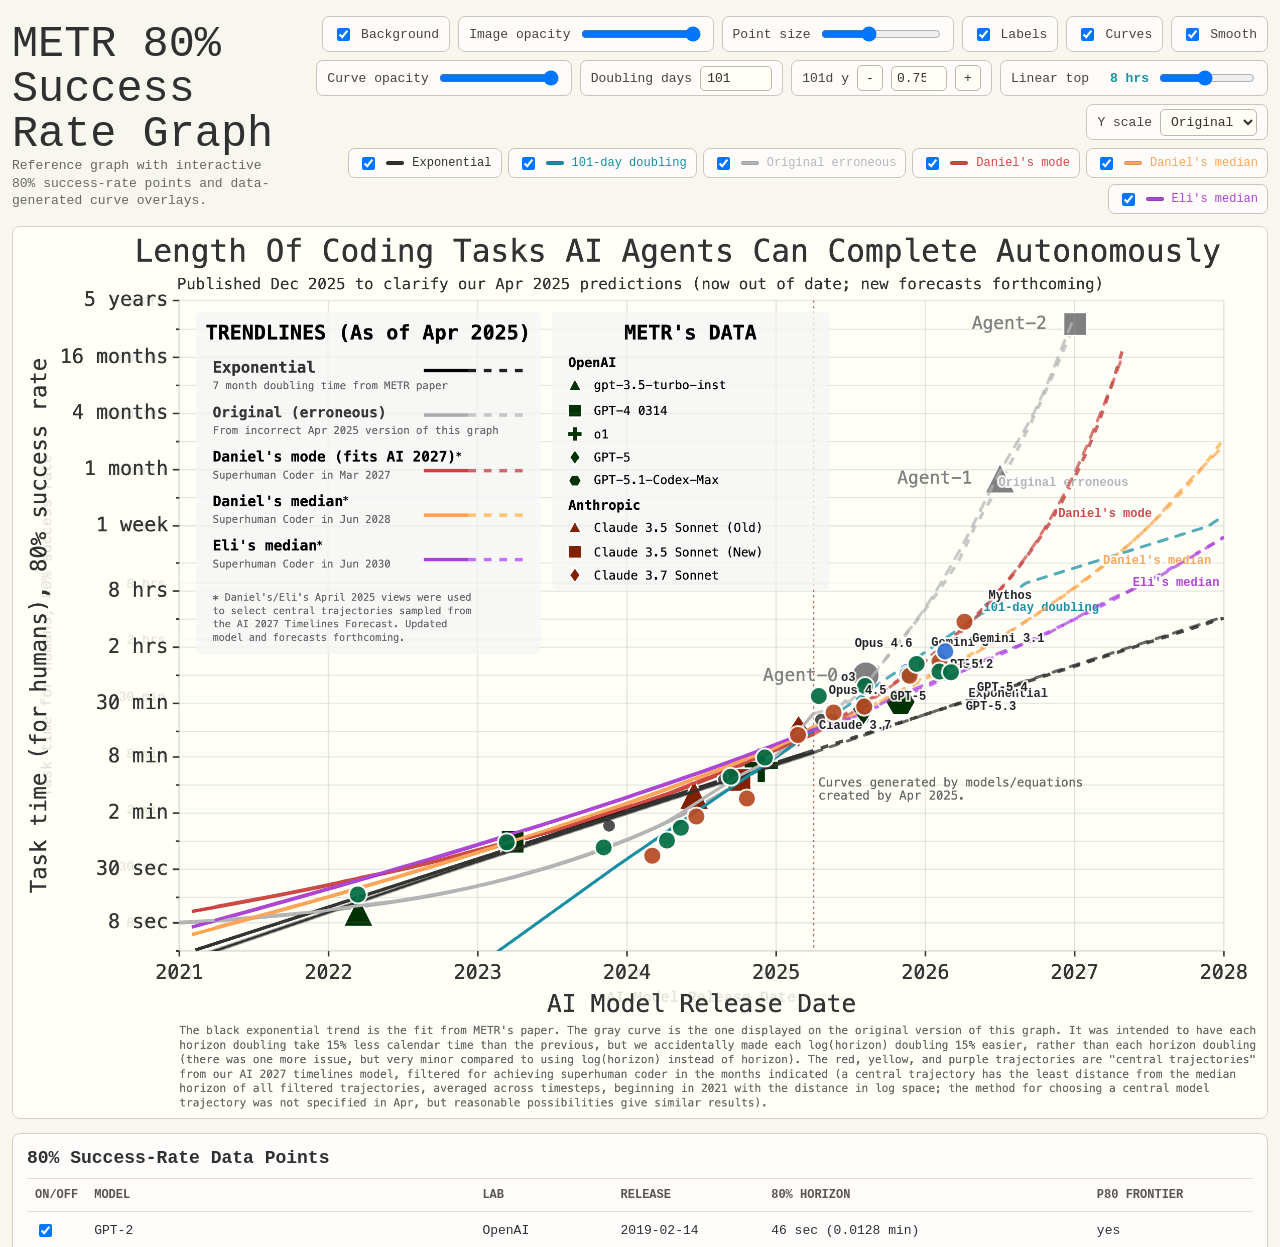
<file: index.html>
<!doctype html>
<html lang="en">
  <head>
    <meta charset="utf-8" />
    <meta name="viewport" content="width=device-width, initial-scale=1" />
    <meta http-equiv="cache-control" content="no-store" />
    <meta http-equiv="pragma" content="no-cache" />
    <meta http-equiv="expires" content="0" />
    <meta http-equiv="refresh" content="0; url=./graph.html?v=20260511-13" />
    <title>METR 80% Success Rate Graph</title>
    <style>
      body {
        margin: 0;
        background: #f7f6ef;
        color: #303030;
        font-family: ui-monospace, "SFMono-Regular", "SF Mono", Menlo, Consolas, monospace;
      }

      main {
        width: min(100vw - 24px, 1400px);
        margin: 0 auto;
        padding: 18px 0;
      }

      a {
        color: #176f3d;
      }
    </style>
  </head>
  <body>
    <main>
      <p>Opening <a href="./graph.html?v=20260511-13">the graph-first version</a>...</p>
    </main>
  </body>
</html>
</file>
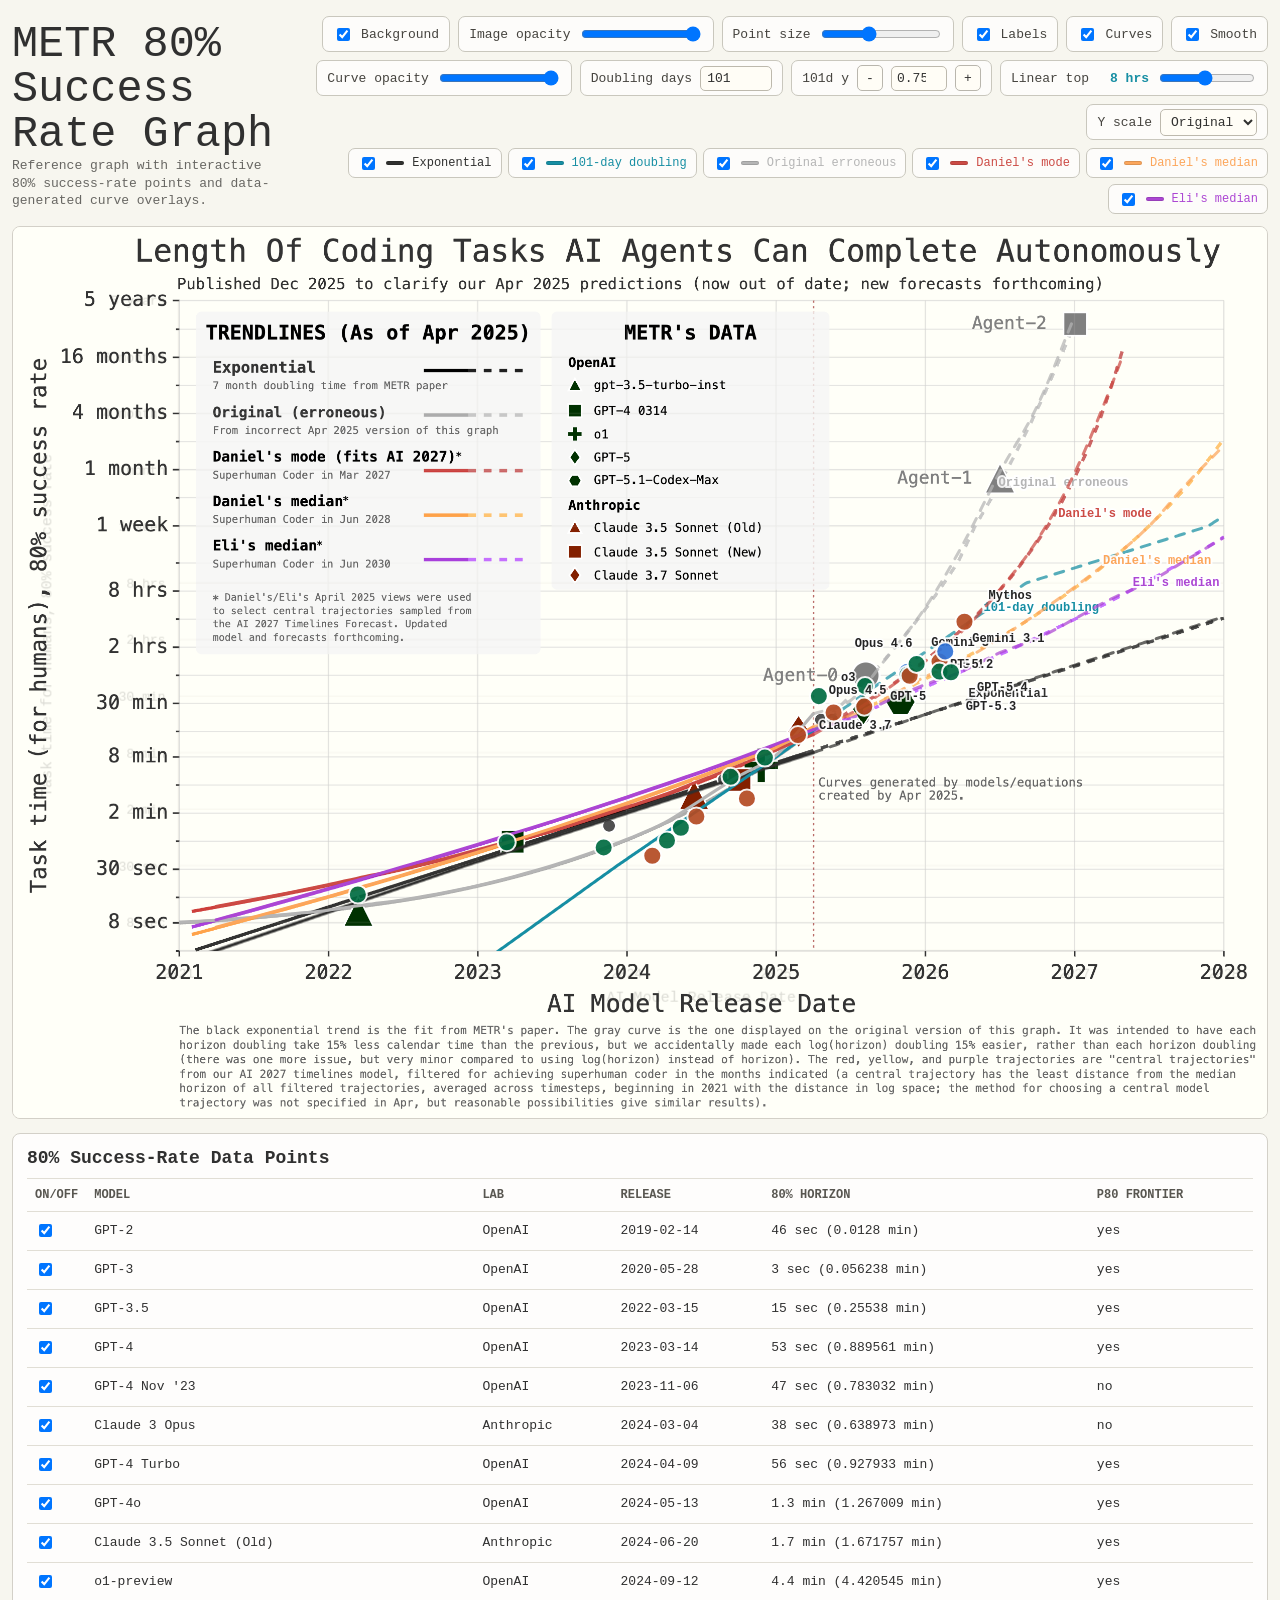
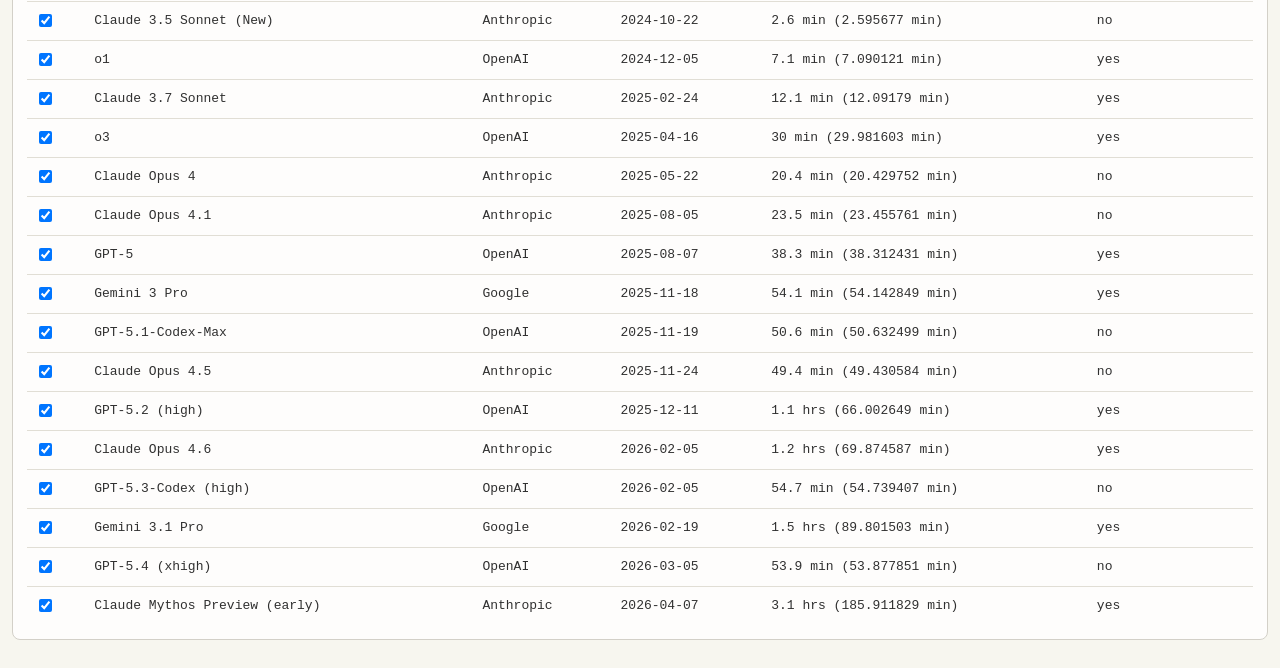
<file: graph.html>
<!doctype html>
<html lang="en">
  <head>
    <meta charset="utf-8" />
    <meta name="viewport" content="width=device-width, initial-scale=1" />
    <meta http-equiv="cache-control" content="no-store" />
    <meta http-equiv="pragma" content="no-cache" />
    <meta http-equiv="expires" content="0" />
    <title>METR 80% Success Rate Graph</title>
    <link rel="stylesheet" href="./graph.css?v=20260511-13" />
  </head>
  <body>
    <main>
      <header>
        <div>
          <h1>METR 80% Success Rate Graph</h1>
          <p>Reference graph with interactive 80% success-rate points and data-generated curve overlays.</p>
        </div>
        <div class="controls" aria-label="Graph controls">
          <label>
            <input id="backgroundToggle" type="checkbox" checked />
            Background
          </label>
          <label>
            Image opacity
            <input id="backgroundOpacity" type="range" min="0" max="1" step="0.02" value="1" />
          </label>
          <label>
            Point size
            <input id="pointSize" type="range" min="8" max="34" step="1" value="18" />
          </label>
          <label>
            <input id="pointLabelsToggle" type="checkbox" checked />
            Labels
          </label>
          <label>
            <input id="curvesToggle" type="checkbox" checked />
            Curves
          </label>
          <label>
            <input id="curveSmoothToggle" type="checkbox" checked />
            Smooth
          </label>
          <label>
            Curve opacity
            <input id="curveOpacity" type="range" min="0" max="1" step="0.02" value="1" />
          </label>
          <label>
            Doubling days
            <input id="customDoublingDays" class="number-input" type="number" min="14" max="730" step="1" value="101" />
          </label>
          <label class="stepper-control">
            101d y
            <button id="doublingInterceptDown" class="stepper-button" type="button" aria-label="Lower 101-day curve intercept">-</button>
            <input id="customDoublingIntercept" class="offset-input" type="number" min="-8" max="8" step="0.25" value="0.75" />
            <button id="doublingInterceptUp" class="stepper-button" type="button" aria-label="Raise 101-day curve intercept">+</button>
          </label>
          <label class="linear-top-control">
            Linear top
            <span id="linearTopValue" class="inline-value">8 hrs</span>
            <input id="linearTopCutoff" type="range" min="3" max="15.418" step="0.05" value="8.9069" />
          </label>
          <label>
            Y scale
            <select id="yScaleMode" class="select-input">
              <option value="source">Original</option>
              <option value="log">Log</option>
              <option value="linear">Linear</option>
            </select>
          </label>
          <div id="curveToggles" class="curve-toggles" aria-label="Individual curve controls"></div>
        </div>
      </header>

      <section class="graph-wrap" aria-label="METR graph">
        <img
          class="graph-image"
          src="./new-metr-extended-nowatermark-inexpandable.png?v=20260511-13"
          alt="Length of coding tasks AI agents can complete autonomously, with model release date on the x-axis and human task time at 80% success rate on the y-axis."
        />
        <svg id="overlay" class="overlay" viewBox="0 0 2498 1774" aria-label="Interactive METR 80% success-rate data overlay"></svg>
        <div id="graphTooltip" class="tooltip"></div>
      </section>

      <section class="data-table">
        <h2>80% Success-Rate Data Points</h2>
        <table>
          <thead>
            <tr>
              <th>On/off</th>
              <th>Model</th>
              <th>Lab</th>
              <th>Release</th>
              <th>80% horizon</th>
              <th>p80 frontier</th>
            </tr>
          </thead>
          <tbody id="graphDataTable"></tbody>
        </table>
      </section>
    </main>

    <script src="./data.js?v=20260511-13"></script>
    <script src="./graph.js?v=20260511-13"></script>
  </body>
</html>
</file>
<file: graph.css>
:root {
  --bg: #f7f6ef;
  --ink: #303030;
  --muted: #686763;
  --panel: rgba(255, 255, 255, 0.84);
  font-family:
    ui-monospace, "SFMono-Regular", "SF Mono", Menlo, Consolas, "Liberation Mono",
    monospace;
}

* {
  box-sizing: border-box;
}

body {
  margin: 0;
  background: var(--bg);
  color: var(--ink);
}

main {
  width: min(100vw - 24px, 1600px);
  margin: 0 auto;
  padding: 16px 0 28px;
}

header {
  display: flex;
  align-items: end;
  justify-content: space-between;
  gap: 24px;
  margin-bottom: 12px;
}

h1,
h2,
p {
  margin-top: 0;
}

h1 {
  margin-bottom: 0;
  font-size: clamp(24px, 3.4vw, 54px);
  line-height: 1.03;
  font-weight: 500;
  letter-spacing: 0;
}

p {
  max-width: 620px;
  margin-bottom: 4px;
  color: var(--muted);
  font-size: 13px;
  line-height: 1.35;
}

.controls {
  display: flex;
  align-items: center;
  justify-content: flex-end;
  gap: 8px;
  flex-wrap: wrap;
  max-width: 960px;
}

.controls label {
  display: inline-flex;
  align-items: center;
  gap: 8px;
  min-height: 36px;
  border: 1px solid #c9c7bd;
  border-radius: 7px;
  background: rgba(255, 255, 255, 0.72);
  padding: 0 10px;
  color: #46443f;
  font-size: 13px;
  white-space: nowrap;
}

.controls input[type="range"] {
  width: 120px;
}

.number-input {
  width: 72px;
  border: 1px solid #bdb9ad;
  border-radius: 5px;
  background: #fffdf6;
  color: #30302f;
  font: inherit;
  padding: 4px 6px;
}

.offset-input {
  width: 56px;
  border: 1px solid #bdb9ad;
  border-radius: 5px;
  background: #fffdf6;
  color: #30302f;
  font: inherit;
  padding: 4px 5px;
}

.stepper-control {
  padding-right: 6px;
}

.stepper-button {
  width: 26px;
  height: 26px;
  border: 1px solid #b9b6ad;
  border-radius: 5px;
  background: #fffdf6;
  color: #30302f;
  font: inherit;
  line-height: 1;
  cursor: pointer;
}

.stepper-button:hover {
  background: #f1efe5;
}

.select-input {
  min-width: 86px;
  border: 1px solid #bdb9ad;
  border-radius: 5px;
  background: #fffdf6;
  color: #30302f;
  font: inherit;
  padding: 4px 6px;
}

.linear-top-control input[type="range"] {
  width: 96px;
}

.inline-value {
  min-width: 52px;
  color: #168ea3;
  font-weight: 700;
  text-align: right;
}

.curve-toggles {
  display: flex;
  justify-content: flex-end;
  gap: 6px;
  flex-wrap: wrap;
  width: 100%;
}

.curve-toggles label {
  min-height: 30px;
  padding: 0 9px;
  font-size: 12px;
}

.curve-swatch {
  width: 18px;
  height: 4px;
  border-radius: 999px;
  background: currentColor;
  box-shadow: inset 0 0 0 1px rgba(0, 0, 0, 0.12);
}

.graph-wrap {
  position: relative;
  overflow: auto;
  border: 1px solid #d3d0c8;
  border-radius: 8px;
  background: #fbfaf3;
}

.graph-image,
.overlay {
  display: block;
  width: 100%;
  min-width: 980px;
  height: auto;
}

.graph-image {
  transition: opacity 140ms ease;
}

.overlay {
  position: absolute;
  inset: 0;
  pointer-events: none;
}

.hotspot {
  pointer-events: all;
  cursor: crosshair;
}

.vector-grid {
  transition: opacity 140ms ease;
}

.grid-line {
  stroke: #d4d2ca;
  stroke-width: 2;
}

.axis-line {
  stroke: #9d9a91;
  stroke-width: 3;
}

.axis-text {
  fill: #3a3937;
  font-size: 30px;
}

.tick-text {
  fill: #3a3937;
  font-size: 26px;
}

.point-label {
  fill: #242424;
  paint-order: stroke;
  stroke: rgba(255, 255, 255, 0.86);
  stroke-width: 7px;
  font-size: 24px;
  font-weight: 700;
}

.trend-layer {
  transition: opacity 140ms ease;
}

.trend-line {
  fill: none;
  stroke-width: 6;
  stroke-linecap: round;
  stroke-linejoin: round;
}

.trend-line.projected {
  stroke-dasharray: 18 18;
  opacity: 0.72;
}

.trend-hit {
  fill: none;
  stroke: transparent;
  stroke-width: 34;
  pointer-events: stroke;
}

.curve-label {
  paint-order: stroke;
  stroke: rgba(255, 255, 255, 0.88);
  stroke-width: 8px;
  font-size: 24px;
  font-weight: 800;
}

.tooltip {
  position: absolute;
  z-index: 5;
  display: none;
  max-width: 320px;
  border: 1px solid #c8c4b8;
  border-radius: 8px;
  background: rgba(255, 255, 255, 0.96);
  box-shadow: 0 14px 32px rgba(38, 35, 28, 0.18);
  padding: 10px 12px;
  color: #2e2e2e;
  font-size: 12px;
  line-height: 1.4;
  pointer-events: none;
}

.tooltip strong {
  display: block;
  margin-bottom: 4px;
  font-size: 13px;
}

.data-table {
  margin-top: 14px;
  border: 1px solid #d3d0c8;
  border-radius: 8px;
  background: var(--panel);
  padding: 14px;
}

h2 {
  margin-bottom: 10px;
  font-size: 18px;
}

table {
  width: 100%;
  border-collapse: collapse;
}

th,
td {
  border-top: 1px solid #e1ded5;
  padding: 9px 8px;
  text-align: left;
  font-size: 13px;
}

th {
  color: #585650;
  text-transform: uppercase;
  font-size: 12px;
}

.visibility-cell {
  width: 1%;
  white-space: nowrap;
}

@media (max-width: 700px) {
  main {
    width: min(100vw - 14px, 1600px);
    padding-top: 10px;
  }

  header {
    display: block;
  }

  h1 {
    margin-bottom: 8px;
    font-size: 25px;
  }

  .controls {
    justify-content: flex-start;
    margin-top: 10px;
  }
}
</file>
